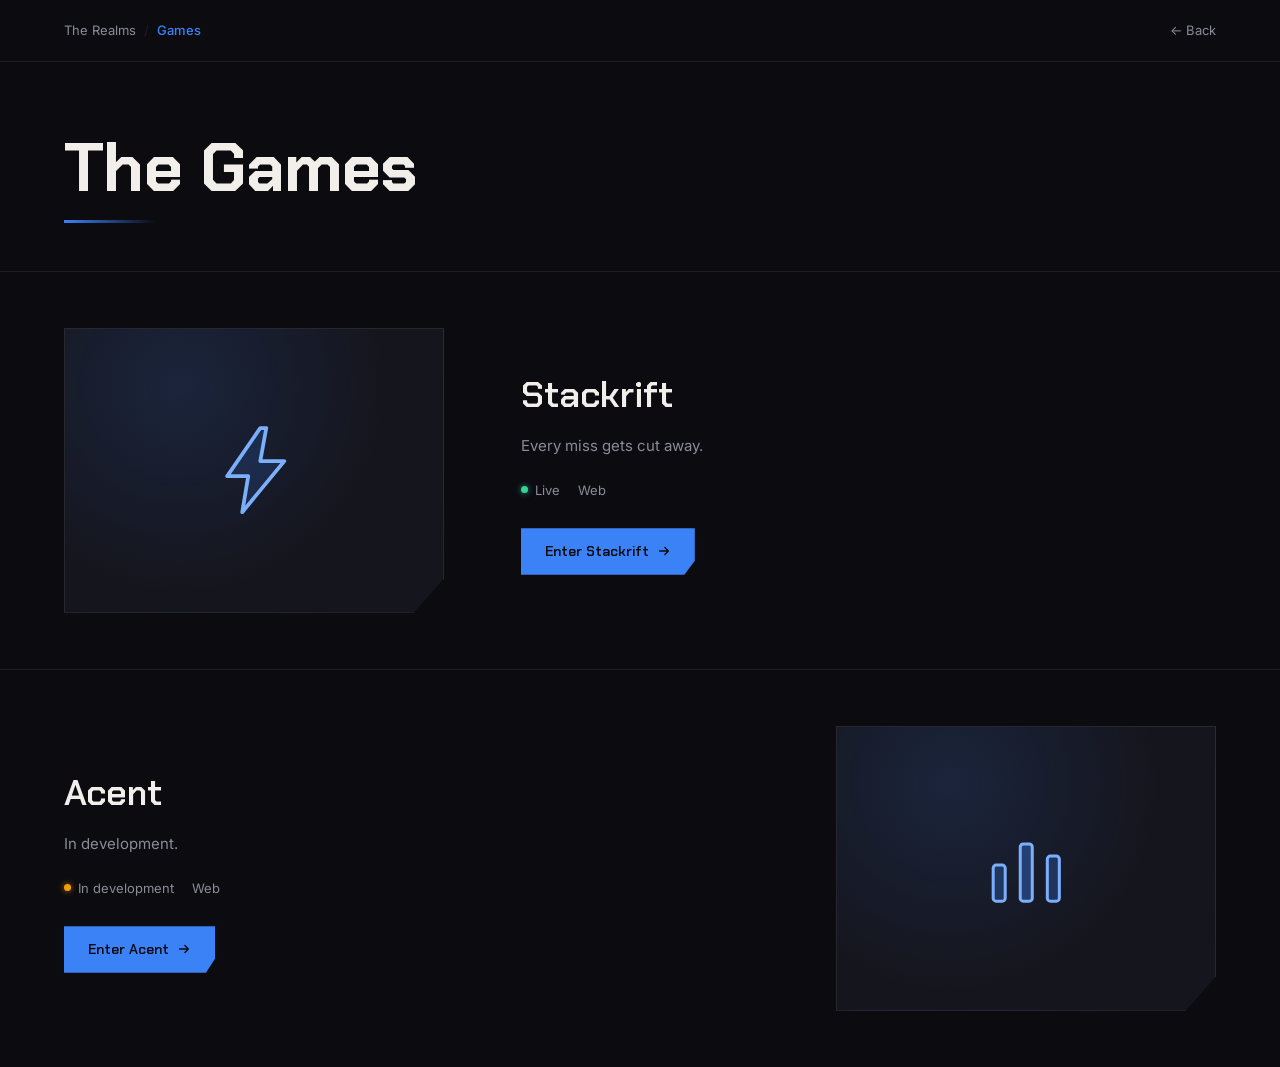
<file: the-games/index.html>
<!DOCTYPE html>
<html lang="en">
<head>
    <meta charset="UTF-8">
    <meta name="viewport" content="width=device-width, initial-scale=1.0">
    <title>The Games — The Realms</title>
    <link rel="preconnect" href="https://fonts.googleapis.com">
    <link rel="preconnect" href="https://fonts.gstatic.com" crossorigin>
    <link href="https://fonts.googleapis.com/css2?family=Chakra+Petch:wght@500;600;700&family=Inter:wght@400;500&display=swap" rel="stylesheet">
    <link rel="stylesheet" href="games.css">
</head>
<body>

    <div class="topbar">
        <span class="crumbs">
            <a href="../index.html">The Realms</a>
            <span class="sep">/</span>
            <span class="current">Games</span>
        </span>
        <a class="back-link" href="../index.html">← Back</a>
    </div>

    <header class="hero">
        <h1 class="hero-title">The Games</h1>
    </header>

    <main class="games">

        <section class="game-row">
            <div class="game-visual">
                <svg viewBox="0 0 64 64" fill="none" xmlns="http://www.w3.org/2000/svg">
                    <path d="M36 4 L14 36 H28 L24 60 L52 26 H36 L40 4 Z"
                          stroke="#7CAFFB" stroke-width="2.5" stroke-linejoin="round" fill="rgba(59,130,246,0.15)"/>
                </svg>
            </div>
            <div class="game-content">
                <h2 class="game-name">Stackrift</h2>
                <p class="game-tagline">Every miss gets cut away.</p>
                <div class="game-meta">
                    <span class="meta-status"><span class="status-dot live"></span>Live</span>
                    <span>Web</span>
                </div>
                <a class="btn-enter" href="../Stackrift/index.html">
                    Enter Stackrift
                    <svg viewBox="0 0 16 16" fill="none"><path d="M3 8h10M9 4l4 4-4 4" stroke="currentColor" stroke-width="1.6" stroke-linecap="round" stroke-linejoin="round"/></svg>
                </a>
            </div>
        </section>

        <section class="game-row">
            <div class="game-visual">
                <svg viewBox="0 0 64 64" fill="none" xmlns="http://www.w3.org/2000/svg">
                    <rect x="10" y="30" width="8" height="24" rx="2" fill="rgba(59,130,246,0.25)" stroke="#7CAFFB" stroke-width="2"/>
                    <rect x="28" y="16" width="8" height="38" rx="2" fill="rgba(59,130,246,0.35)" stroke="#7CAFFB" stroke-width="2"/>
                    <rect x="46" y="24" width="8" height="30" rx="2" fill="rgba(59,130,246,0.25)" stroke="#7CAFFB" stroke-width="2"/>
                </svg>
            </div>
            <div class="game-content">
                <h2 class="game-name">Acent</h2>
                <p class="game-tagline">In development.</p>
                <div class="game-meta">
                    <span class="meta-status"><span class="status-dot dev"></span>In development</span>
                    <span>Web</span>
                </div>
                <a class="btn-enter" href="../acent/index.html">
                    Enter Acent
                    <svg viewBox="0 0 16 16" fill="none"><path d="M3 8h10M9 4l4 4-4 4" stroke="currentColor" stroke-width="1.6" stroke-linecap="round" stroke-linejoin="round"/></svg>
                </a>
            </div>
        </section>

    </main>

</body>
</html>
</file>
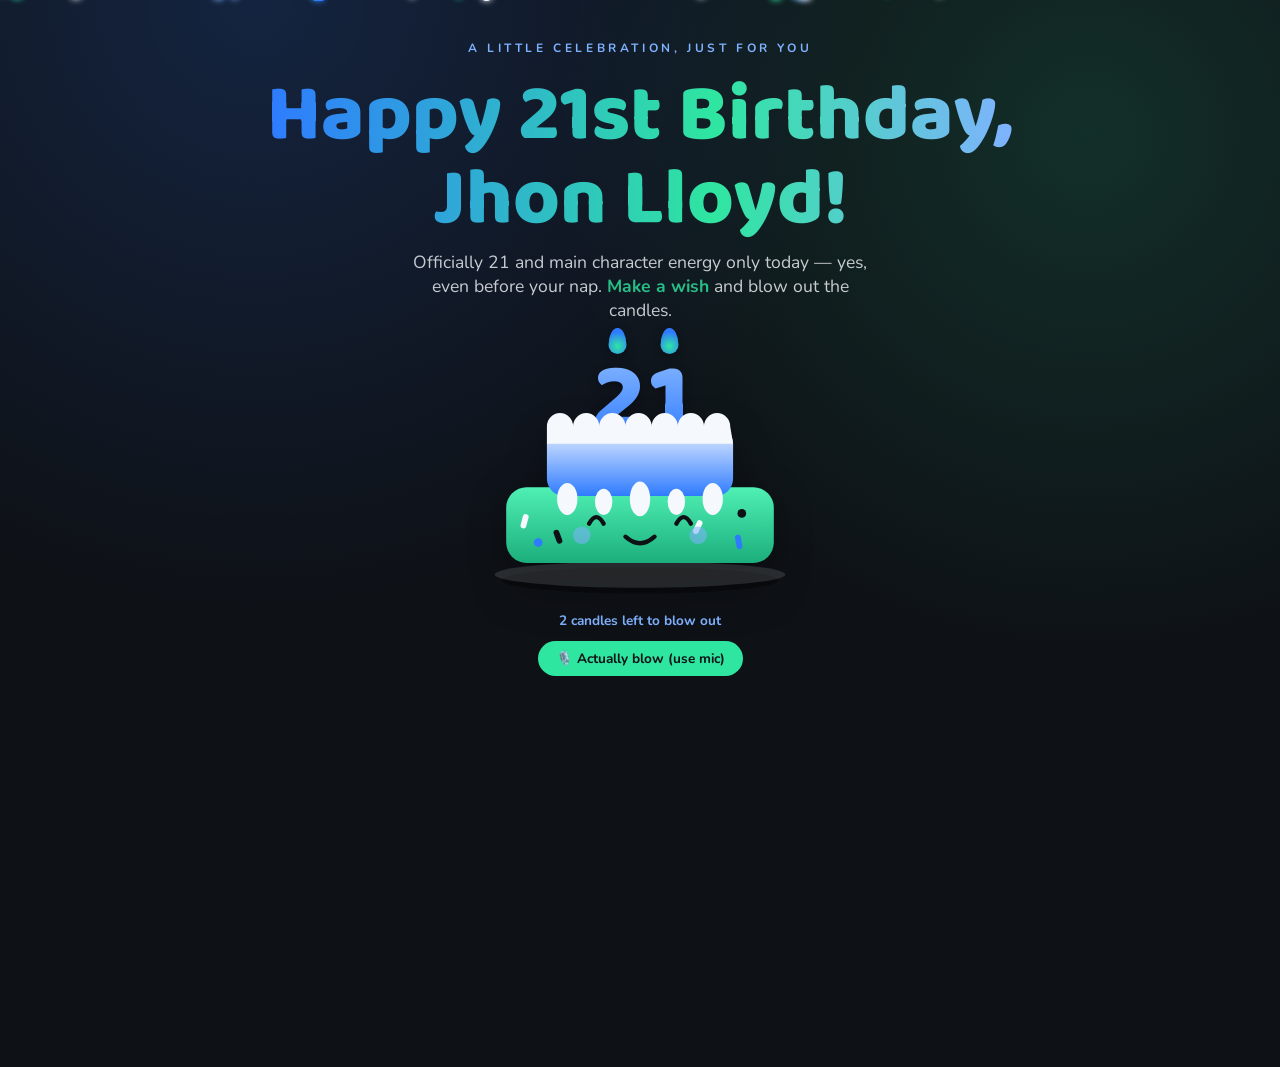
<file: JL.html>
<!DOCTYPE html>
<html lang="en">
<head>
<meta charset="UTF-8">
<title>Happy Birthday, Jhon Lloyd!</title>
<link rel="preconnect" href="https://fonts.googleapis.com">
<link href="https://fonts.googleapis.com/css2?family=Baloo+2:wght@500;700;800&family=Nunito:wght@400;600;700&display=swap" rel="stylesheet">
<style>
  :root{
    --ink:#0E1116;
    --ink-soft:#161B22;
    --blue:#2F7BFF;
    --blue-soft:#7FB2FF;
    --green:#2FE6A0;
    --white:#F5F8FC;
  }
  *{box-sizing:border-box;}
  html,body{
    margin:0;
    height:100%;
    background:
      radial-gradient(circle at 20% 0%, rgba(47,123,255,0.18), transparent 45%),
      radial-gradient(circle at 85% 15%, rgba(47,230,160,0.14), transparent 40%),
      var(--ink);
    font-family:'Nunito', sans-serif;
    overflow-x:hidden;
    color:var(--white);
  }
  .stage{
    min-height:100vh;
    display:flex;
    flex-direction:column;
    align-items:center;
    justify-content:center;
    position:relative;
    padding:40px 20px 80px;
    text-align:center;
  }

  /* Speed lines - anime energy burst, hidden until triggered */
  .speedlines{
    position:fixed;
    inset:0;
    pointer-events:none;
    z-index:0;
    opacity:0;
    background:repeating-conic-gradient(from 0deg, rgba(47,123,255,0.10) 0deg 2deg, transparent 2deg 8deg);
    transition:opacity 0.4s ease;
  }
  .speedlines.show{ opacity:1; animation:spin 12s linear infinite; }
  @keyframes spin{ to{ transform:rotate(360deg); } }

  /* Sparkles (anime shoujo-style) */
  .sparkle{
    position:fixed;
    top:-10px;
    z-index:1;
    animation:fall linear infinite;
  }
  @keyframes fall{
    0%{ transform:translateY(-10vh) rotate(0deg) scale(1); opacity:1;}
    100%{ transform:translateY(110vh) rotate(200deg) scale(0.8); opacity:0.5;}
  }

  /* Balloons */
  .balloon{
    position:fixed;
    bottom:-140px;
    width:50px;
    height:64px;
    border-radius:50% 50% 48% 48%;
    animation:rise linear infinite;
    z-index:1;
    opacity:0.9;
    box-shadow:inset -8px -8px 16px rgba(0,0,0,0.15);
  }
  .balloon::after{
    content:'';
    position:absolute;
    left:50%;
    bottom:-46px;
    width:1px;
    height:46px;
    background:rgba(245,248,252,0.3);
  }
  @keyframes rise{
    0%{ transform:translateY(0) translateX(0);}
    50%{ transform:translateY(-60vh) translateX(20px);}
    100%{ transform:translateY(-120vh) translateX(-10px);}
  }

  .eyebrow{
    letter-spacing:0.3em;
    text-transform:uppercase;
    font-size:0.75rem;
    color:var(--blue-soft);
    font-weight:700;
    margin-bottom:18px;
    z-index:2;
  }

  h1{
    font-family:'Baloo 2', cursive;
    font-weight:800;
    font-size:clamp(2.4rem, 8vw, 5rem);
    margin:0 0 8px;
    line-height:1.05;
    background:linear-gradient(90deg, var(--blue), var(--green) 60%, var(--blue-soft));
    -webkit-background-clip:text;
    background-clip:text;
    -webkit-text-fill-color:transparent;
    z-index:2;
    transition:transform 0.4s ease;
  }
  h1.celebrate{ animation:pop 0.6s ease; }
  @keyframes pop{
    0%{transform:scale(1);}
    40%{transform:scale(1.08) rotate(-1deg);}
    70%{transform:scale(0.98) rotate(1deg);}
    100%{transform:scale(1);}
  }

  .subline{
    font-size:1.1rem;
    color:var(--white);
    opacity:0.8;
    max-width:480px;
    margin:0 0 46px;
    z-index:2;
  }
  .subline strong{ color:var(--green); }

  /* Cake */
  .cake-wrap{ position:relative; z-index:2; margin-bottom:22px; }
  .cake{ width:320px; position:relative; aspect-ratio:220 / 160; }
  .candles{
    position:absolute;
    left:50%;
    bottom:68%;
    transform:translateX(-50%);
    display:flex;
    gap:6px;
    z-index:2;
  }
  .candle{
    font-family:'Baloo 2', cursive;
    font-weight:800;
    font-size:100px;
    line-height:0.8;
    position:relative;
    cursor:pointer;
    background:linear-gradient(180deg, var(--blue-soft), var(--blue));
    -webkit-background-clip:text;
    background-clip:text;
    -webkit-text-fill-color:transparent;
    filter:drop-shadow(0 3px 4px rgba(0,0,0,0.3));
    transition:transform 0.2s ease;
    user-select:none;
  }
  .candle:hover{ transform:translateY(-2px); }
  .flame{
    position:absolute;
    top:-34px;
    left:50%;
    transform:translateX(-50%);
    width:18px;
    height:26px;
    background:radial-gradient(circle at 50% 70%, var(--green), var(--blue) 70%);
    border-radius:50% 50% 50% 50% / 65% 65% 35% 35%;
    animation:flicker 0.6s ease-in-out infinite alternate;
  }
  @keyframes flicker{
    0%{ transform:translateX(-50%) scale(1) rotate(-2deg); }
    100%{ transform:translateX(-50%) scale(1.12) rotate(2deg); }
  }
  .candle.out .flame{ display:none; }
  .candle.out{ -webkit-text-fill-color:rgba(127,178,255,0.35); }

  .cake-body{ position:absolute; inset:0; width:100%; height:100%; display:block; }
  .cake-back{ z-index:1; filter:drop-shadow(0 10px 18px rgba(0,0,0,0.35)); }
  .cake-icing{ z-index:3; pointer-events:none; }

  .hint{
    font-size:0.85rem;
    color:var(--blue-soft);
    z-index:2;
    margin-top:10px;
    min-height:20px;
    font-weight:700;
  }

  .blow-btn{
    margin-top:10px;
    font-family:'Nunito', sans-serif;
    font-weight:700;
    font-size:0.85rem;
    color:var(--ink);
    background:var(--green);
    border:none;
    border-radius:999px;
    padding:8px 18px;
    cursor:pointer;
    z-index:2;
    position:relative;
    transition:transform 0.15s ease, opacity 0.15s ease;
  }
  .blow-btn:hover{ transform:translateY(-1px); }
  .blow-btn:disabled{ cursor:default; opacity:0.75; }

  .mic-meter{
    display:none;
    width:140px;
    height:6px;
    border-radius:4px;
    background:rgba(245,248,252,0.15);
    margin:10px auto 0;
    overflow:hidden;
    z-index:2;
    position:relative;
  }
  .mic-fill{
    height:100%;
    width:0%;
    background:linear-gradient(90deg, var(--blue), var(--green));
    transition:width 0.06s linear;
  }

  .message{
    z-index:2;
    max-width:480px;
    margin-top:20px;
    font-size:1.05rem;
    line-height:1.6;
    opacity:0;
    transform:translateY(12px);
    transition:opacity 0.6s ease, transform 0.6s ease;
  }
  .message.show{ opacity:1; transform:translateY(0); }
  .message b{ color:var(--green); }

  .signature{
    margin-top:36px;
    font-family:'Baloo 2', cursive;
    font-size:1.1rem;
    color:var(--blue-soft);
    z-index:2;
    opacity:0;
    transition:opacity 0.8s ease 0.3s;
  }
  .signature.show{ opacity:1; }

  @media (prefers-reduced-motion: reduce){
    .sparkle, .balloon, .flame, h1.celebrate, .speedlines{ animation:none !important; }
  }

  /* Mobile tightening */
  @media (max-width: 480px){
    .stage{ padding:28px 16px 56px; }
    .subline{ margin-bottom:32px; font-size:1rem; }
    .cake{ width:260px; }
    .candles{ gap:4px; }
    .candle{ font-size:76px; }
    .flame{ width:14px; height:20px; top:-25px; }
    .message{ font-size:0.98rem; }
  }

  /* Short / landscape screens: avoid vertical crowding */
  @media (max-height: 560px) and (orientation: landscape){
    .stage{ padding:20px 20px 40px; justify-content:flex-start; }
    .eyebrow{ margin-bottom:10px; }
    .subline{ margin-bottom:20px; }
    .cake-wrap{ margin-bottom:12px; }
    h1{ font-size:clamp(1.8rem, 6vw, 3rem); }
  }
</style>
</head>
<body>

<div class="speedlines" id="speedlines"></div>
<div class="stage" id="stage">
  <div class="eyebrow">A little celebration, just for you</div>
  <h1 id="headline">Happy 21st Birthday,<br>Jhon Lloyd!</h1>
  <p class="subline">Officially 21 and main character energy only today — yes, even before your nap. <strong>Make a wish</strong> and blow out the candles.</p>

  <div class="cake-wrap">
    <div class="cake">
      <svg class="cake-body cake-back" viewBox="0 0 220 160" xmlns="http://www.w3.org/2000/svg">
        <defs>
          <linearGradient id="blueGrad" x1="0" y1="0" x2="0" y2="1">
            <stop offset="0%" stop-color="#EAF2FF"/>
            <stop offset="100%" stop-color="#2F7BFF"/>
          </linearGradient>
          <linearGradient id="greenGrad" x1="0" y1="0" x2="0" y2="1">
            <stop offset="0%" stop-color="#4FF0B4"/>
            <stop offset="100%" stop-color="#1BAE7C"/>
          </linearGradient>
        </defs>

        <!-- plate shadow -->
        <ellipse cx="110" cy="146" rx="95" ry="9" fill="#000" opacity="0.35"/>
        <ellipse cx="110" cy="142" rx="100" ry="9" fill="#F5F8FC" opacity="0.12"/>

        <!-- bottom tier -->
        <rect x="18" y="82" width="184" height="52" rx="14" fill="url(#greenGrad)"/>

        <!-- top tier -->
        <rect x="46" y="40" width="128" height="48" rx="12" fill="url(#blueGrad)"/>

        <!-- icing drips off top tier -->
        <g fill="#F5F8FC">
          <ellipse cx="60" cy="90" rx="7" ry="11"/>
          <ellipse cx="85" cy="92" rx="6" ry="9"/>
          <ellipse cx="110" cy="90" rx="7" ry="12"/>
          <ellipse cx="135" cy="92" rx="6" ry="9"/>
          <ellipse cx="160" cy="90" rx="7" ry="11"/>
        </g>

        <!-- sprinkles -->
        <g>
          <rect x="30" y="100" width="4" height="10" rx="2" fill="#F5F8FC" transform="rotate(15 30 100)"/>
          <rect x="50" y="112" width="4" height="10" rx="2" fill="#0E1116" transform="rotate(-20 50 112)"/>
          <rect x="150" y="104" width="4" height="10" rx="2" fill="#F5F8FC" transform="rotate(25 150 104)"/>
          <rect x="175" y="115" width="4" height="10" rx="2" fill="#2F7BFF" transform="rotate(-10 175 115)"/>
          <circle cx="40" cy="120" r="3" fill="#2F7BFF"/>
          <circle cx="180" cy="100" r="3" fill="#0E1116"/>
        </g>

        <!-- kawaii face -->
        <g stroke="#0E1116" stroke-width="3" stroke-linecap="round" fill="none">
          <path d="M75,107 q5,-9 10,0"/>
          <path d="M135,107 q5,-9 10,0"/>
          <path d="M100,116 q10,9 20,0"/>
        </g>
        <circle cx="70" cy="115" r="6" fill="#7FB2FF" opacity="0.55"/>
        <circle cx="150" cy="115" r="6" fill="#7FB2FF" opacity="0.55"/>
      </svg>

      <div class="candles" id="candles">
        <div class="candle" data-idx="0">2<div class="flame"></div></div>
        <div class="candle" data-idx="1">1<div class="flame"></div></div>
      </div>

      <svg class="cake-body cake-icing" viewBox="0 0 220 160" xmlns="http://www.w3.org/2000/svg">
        <!-- scalloped icing on top tier, drawn in front so candle sticks tuck behind it -->
        <path d="M46,40 a9,9 0 0 1 18,0 a9,9 0 0 1 18,0 a9,9 0 0 1 18,0 a9,9 0 0 1 18,0 a9,9 0 0 1 18,0 a9,9 0 0 1 18,0 a9,9 0 0 1 18,0 L174,52 L46,52 Z" fill="#F5F8FC"/>
      </svg>
    </div>
    <div class="hint" id="hint">2 candles left to blow out</div>
    <button class="blow-btn" id="blowBtn" type="button">🎙️ Actually blow (use mic)</button>
    <div class="mic-meter"><div class="mic-fill" id="micLevel"></div></div>
  </div>

  <p class="message" id="message">
    Here's to <b>Jhon Lloyd</b> on his 21st — the guy who makes everyone around him feel like part
    of the crew, and the undisputed champion of a well-earned nap. May this new chapter bring you
    plot armor for the hard days, a soundtrack as good as your favorite openings, ten more hours of
    sleep than you actually need, and a story arc that just keeps getting better. Happy birthday! 🎉
  </p>
  <div class="signature" id="signature">— made with care, for your day</div>
</div>

<script>
  const stage = document.getElementById('stage');
  const speedlines = document.getElementById('speedlines');
  const sparkleColors = ['#2F7BFF','#2FE6A0','#F5F8FC','#7FB2FF'];

  function spawnSparkles(n){
    for(let i=0;i<n;i++){
      const s = document.createElement('div');
      s.className = 'sparkle';
      const size = 5 + Math.random()*6;
      const color = sparkleColors[Math.floor(Math.random()*sparkleColors.length)];
      const isStar = Math.random() > 0.5;
      s.style.left = Math.random()*100 + 'vw';
      s.style.width = size + 'px';
      s.style.height = size + 'px';
      s.style.background = color;
      s.style.borderRadius = isStar ? '2px' : '50%';
      s.style.boxShadow = '0 0 6px ' + color;
      s.style.animationDuration = (3 + Math.random()*3) + 's';
      s.style.animationDelay = (Math.random()*4) + 's';
      stage.appendChild(s);
      setTimeout(()=>s.remove(), 9000);
    }
  }

  function spawnBalloons(n){
    const balloonColors = ['#2F7BFF','#2FE6A0','#0E1116','#F5F8FC'];
    for(let i=0;i<n;i++){
      const b = document.createElement('div');
      b.className = 'balloon';
      b.style.left = (5 + Math.random()*90) + 'vw';
      b.style.background = balloonColors[Math.floor(Math.random()*balloonColors.length)];
      b.style.border = '1px solid rgba(245,248,252,0.25)';
      b.style.animationDuration = (7 + Math.random()*4) + 's';
      b.style.animationDelay = (Math.random()*2) + 's';
      document.body.appendChild(b);
      setTimeout(()=>b.remove(), 14000);
    }
  }

  spawnSparkles(22);

  const candles = document.querySelectorAll('.candle');
  const hint = document.getElementById('hint');
  const headline = document.getElementById('headline');
  const message = document.getElementById('message');
  const signature = document.getElementById('signature');
  const blowBtn = document.getElementById('blowBtn');
  const micLevel = document.getElementById('micLevel');
  let remaining = candles.length;

  function extinguishOne(candle){
    if(!candle || candle.classList.contains('out')) return;
    candle.classList.add('out');
    remaining--;
    if(remaining > 0){
      hint.textContent = remaining + (remaining===1 ? ' candle left to blow out' : ' candles left to blow out');
    } else {
      hint.textContent = 'Wish made ✨';
      headline.classList.add('celebrate');
      speedlines.classList.add('show');
      spawnSparkles(60);
      spawnBalloons(10);
      setTimeout(()=>{
        message.classList.add('show');
        signature.classList.add('show');
      }, 300);
      setTimeout(()=> speedlines.classList.remove('show'), 3000);
      stopBlowDetection();
    }
  }

  candles.forEach(candle=>{
    candle.addEventListener('click', ()=> extinguishOne(candle));
  });

  function nextLitCandle(){
    return Array.from(candles).find(c => !c.classList.contains('out'));
  }

  // --- Real microphone blow detection ---
  let audioCtx, analyser, micStream, rafId;

  async function startBlowDetection(){
    if(!navigator.mediaDevices || !navigator.mediaDevices.getUserMedia){
      blowBtn.textContent = 'Mic not supported here — tap candles instead';
      blowBtn.disabled = true;
      return;
    }
    try{
      micStream = await navigator.mediaDevices.getUserMedia({ audio:true });
      audioCtx = new (window.AudioContext || window.webkitAudioContext)();
      const source = audioCtx.createMediaStreamSource(micStream);
      analyser = audioCtx.createAnalyser();
      analyser.fftSize = 1024;
      source.connect(analyser);
      blowBtn.textContent = 'Listening — blow now!';
      blowBtn.disabled = true;
      micLevel.parentElement.style.display = 'block';
      detectLoop();
    } catch(err){
      blowBtn.textContent = 'Mic access denied — tap candles instead';
      blowBtn.disabled = true;
    }
  }

  function detectLoop(){
    const data = new Uint8Array(analyser.frequencyBinCount);
    let blowStreak = 0;
    let cooldown = 0;

    function loop(){
      analyser.getByteTimeDomainData(data);
      let sum = 0;
      for(let i=0;i<data.length;i++){
        const v = (data[i]-128)/128;
        sum += v*v;
      }
      const rms = Math.sqrt(sum/data.length);
      micLevel.style.width = Math.min(100, rms*450) + '%';

      const BLOW_THRESHOLD = 0.16;
      if(rms > BLOW_THRESHOLD){
        blowStreak++;
      } else {
        blowStreak = Math.max(0, blowStreak-2);
      }

      if(cooldown > 0) cooldown--;

      if(blowStreak > 5 && cooldown === 0){
        const candle = nextLitCandle();
        if(candle){
          extinguishOne(candle);
          blowStreak = 0;
          cooldown = 40;
        }
      }

      if(remaining > 0){
        rafId = requestAnimationFrame(loop);
      } else {
        stopBlowDetection();
      }
    }
    loop();
  }

  function stopBlowDetection(){
    if(rafId) cancelAnimationFrame(rafId);
    if(micStream) micStream.getTracks().forEach(t=>t.stop());
    if(audioCtx) audioCtx.close();
    if(micLevel && micLevel.parentElement) micLevel.parentElement.style.display = 'none';
  }

  blowBtn.addEventListener('click', startBlowDetection);
</script>

</body>
</html>
</file>
<file: the-games/games.css>
*, *::before, *::after { margin: 0; padding: 0; box-sizing: border-box; }

:root {
    --bg:        #0B0B10;
    --surface:   #15151D;
    --border:    rgba(255,255,255,0.08);
    --text:      #F2EFEA;
    --text-dim:  #8B8B99;
    --rift:      #3B82F6;
    --rift-soft: rgba(59,130,246,0.14);
    --live:      #34D399;
    --dev:       #F59E0B;
}

html, body {
    height: 100%;
}

body {
    background: var(--bg);
    color: var(--text);
    font-family: 'Inter', sans-serif;
    font-size: 15px;
    line-height: 1.6;
}

/* ── Top bar ── */
.topbar {
    display: flex;
    align-items: center;
    justify-content: space-between;
    padding: 20px clamp(20px, 6vw, 64px);
    border-bottom: 1px solid var(--border);
}

.crumbs {
    font-size: 13px;
    color: var(--text-dim);
    display: flex;
    align-items: center;
    gap: 8px;
}
.crumbs a {
    color: var(--text-dim);
    text-decoration: none;
    transition: color 0.15s;
}
.crumbs a:hover { color: var(--text); }
.crumbs .sep { color: var(--border); }
.crumbs .current { color: var(--rift); font-weight: 500; }

.back-link {
    font-size: 13px;
    color: var(--text-dim);
    text-decoration: none;
    transition: color 0.15s;
}
.back-link:hover { color: var(--text); }

/* ── Hero ── */
.hero {
    padding: 72px clamp(20px, 6vw, 64px) 48px;
    max-width: 1100px;
}
.hero-title {
    font-family: 'Chakra Petch', sans-serif;
    font-weight: 700;
    font-size: clamp(40px, 7vw, 68px);
    letter-spacing: -0.01em;
    line-height: 1;
    position: relative;
    display: inline-block;
}
.hero-title::after {
    content: '';
    display: block;
    width: 92px;
    height: 3px;
    margin-top: 18px;
    background: linear-gradient(90deg, var(--rift), transparent);
}

/* ── Game rows ── */
.games {
    display: flex;
    flex-direction: column;
}

.game-row {
    display: flex;
    align-items: center;
    gap: clamp(32px, 6vw, 80px);
    padding: 56px clamp(20px, 6vw, 64px);
    border-top: 1px solid var(--border);
}
.game-row:nth-child(even) {
    flex-direction: row-reverse;
}

.game-visual {
    flex: 0 0 clamp(220px, 32vw, 380px);
    aspect-ratio: 4 / 3;
    background:
        radial-gradient(circle at 30% 20%, var(--rift-soft), transparent 60%),
        var(--surface);
    border: 1px solid var(--border);
    clip-path: polygon(0 0, 100% 0, 100% 88%, 92% 100%, 0 100%);
    display: flex;
    align-items: center;
    justify-content: center;
}
.game-visual svg {
    width: 34%;
    height: 34%;
}

.game-content {
    flex: 1;
    min-width: 0;
}

.game-name {
    font-family: 'Chakra Petch', sans-serif;
    font-weight: 600;
    font-size: clamp(26px, 3.4vw, 36px);
    margin-bottom: 10px;
}

.game-tagline {
    color: var(--text-dim);
    font-size: 15px;
    max-width: 46ch;
    margin-bottom: 22px;
}

.game-meta {
    display: flex;
    flex-wrap: wrap;
    align-items: center;
    gap: 18px;
    margin-bottom: 28px;
    font-size: 13px;
    color: var(--text-dim);
}
.meta-status {
    display: inline-flex;
    align-items: center;
    gap: 7px;
}
.status-dot {
    width: 7px;
    height: 7px;
    border-radius: 50%;
    flex-shrink: 0;
}
.status-dot.live { background: var(--live); box-shadow: 0 0 6px rgba(52,211,153,0.7); }
.status-dot.dev  { background: var(--dev);  box-shadow: 0 0 6px rgba(245,158,11,0.7); }

.btn-enter {
    display: inline-flex;
    align-items: center;
    gap: 8px;
    font-family: 'Chakra Petch', sans-serif;
    font-weight: 600;
    font-size: 14px;
    color: var(--bg);
    background: var(--rift);
    padding: 12px 24px;
    clip-path: polygon(0 0, 100% 0, 100% 70%, 94% 100%, 0 100%);
    text-decoration: none;
    transition: background 0.15s, transform 0.1s;
}
.btn-enter:hover { background: #5C9BF5; }
.btn-enter:active { transform: translateY(1px); }
.btn-enter svg { width: 14px; height: 14px; }

@media (prefers-reduced-motion: reduce) {
    .btn-enter { transition: none; }
}

.crumbs a:focus-visible,
.back-link:focus-visible,
.btn-enter:focus-visible {
    outline: 2px solid var(--rift);
    outline-offset: 3px;
}

/* ── Responsive ── */
@media (max-width: 760px) {
    .game-row,
    .game-row:nth-child(even) {
        flex-direction: column;
        align-items: flex-start;
        gap: 28px;
        padding: 40px clamp(20px, 6vw, 64px);
    }
    .game-visual {
        width: 100%;
        flex-basis: auto;
    }
}

@media (max-width: 480px) {
    .topbar { padding: 16px 20px; }
    .hero { padding: 48px 20px 32px; }
}
</file>
